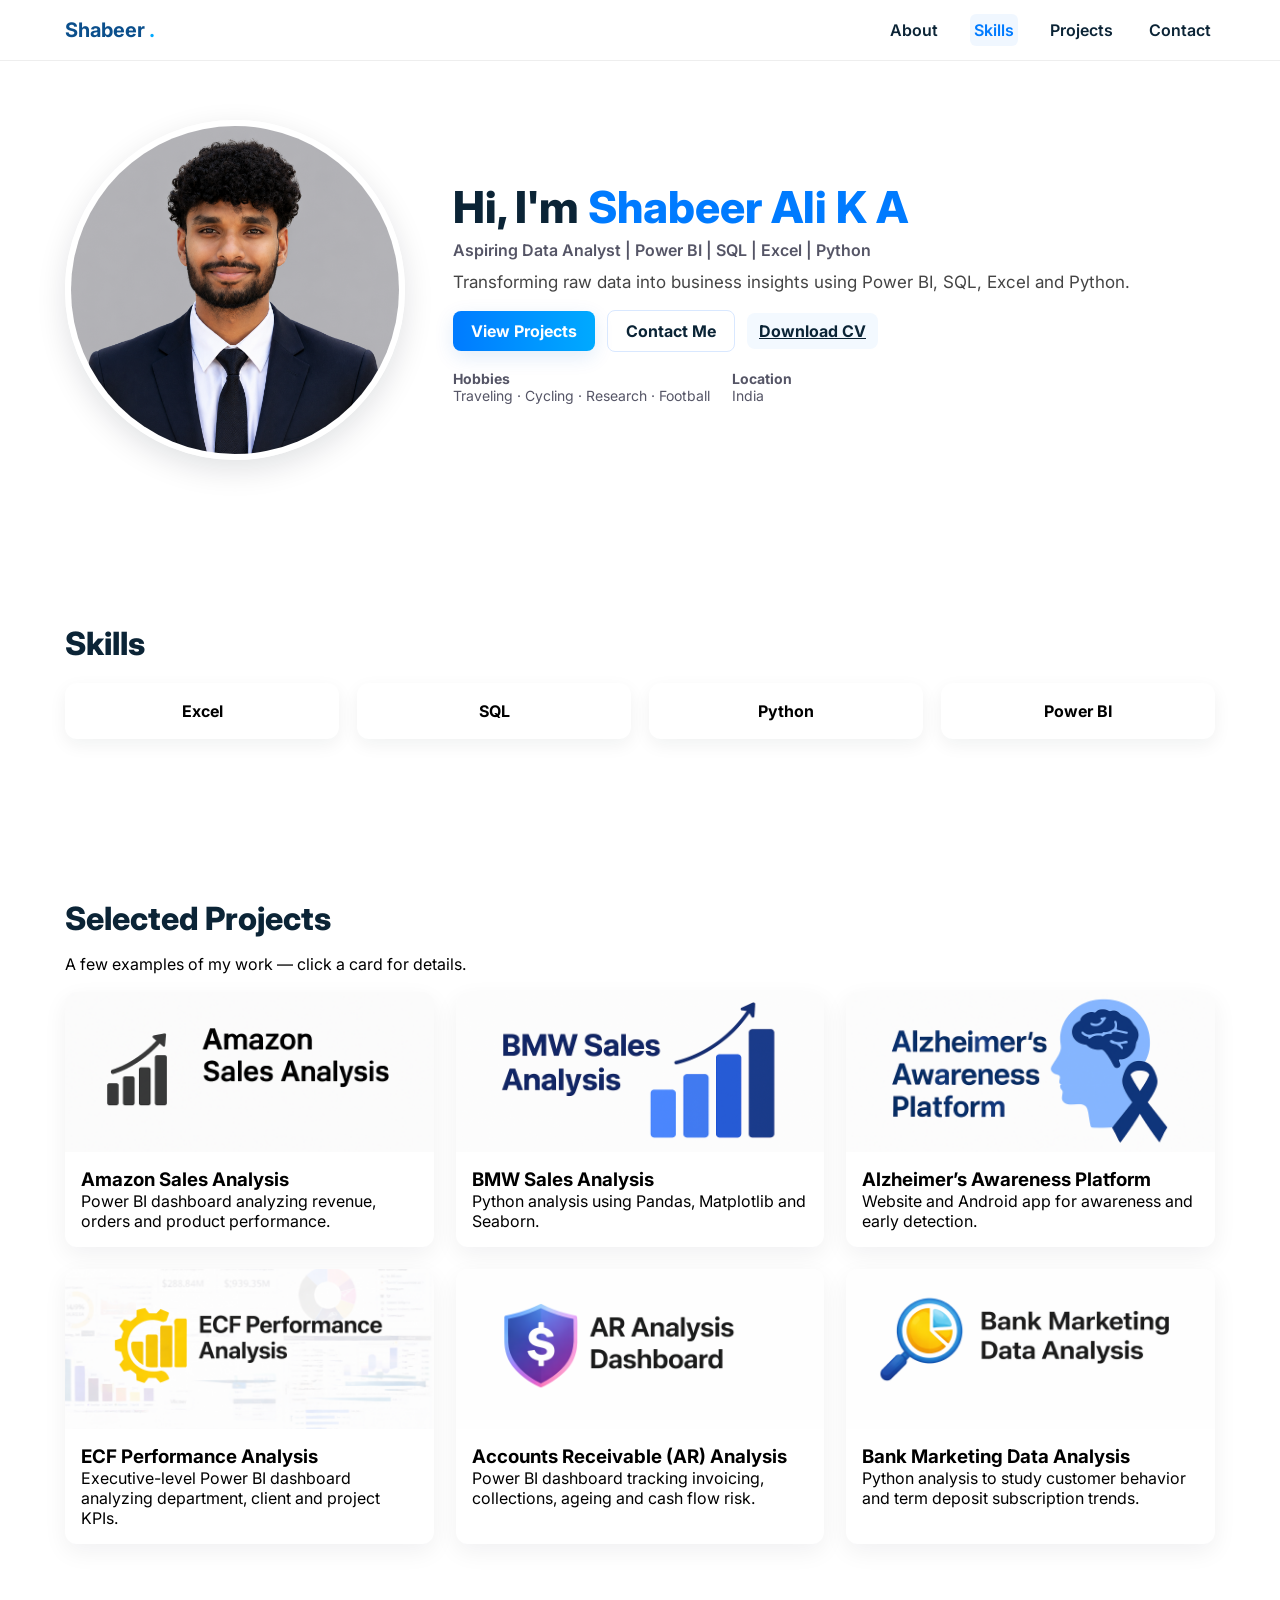
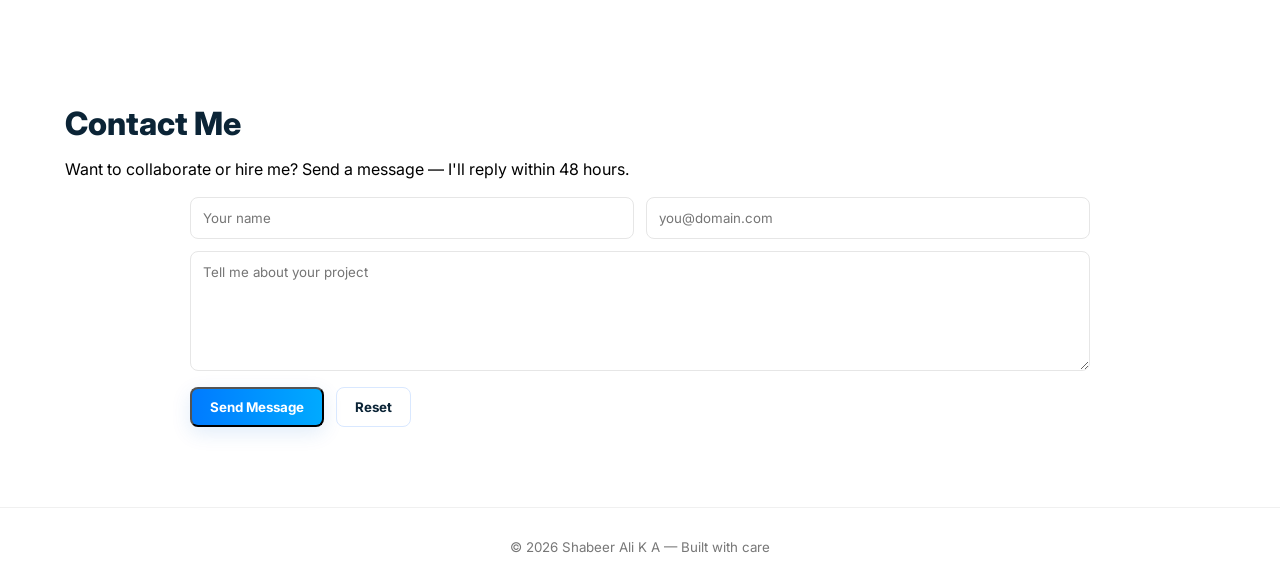
<file: index.html>
<!doctype html>
<html lang="en">
<head>
  <meta charset="utf-8" />
  <meta name="viewport" content="width=device-width, initial-scale=1" />
  <title>Shabeer Ali K A — Data Analyst</title>
  <meta name="description" content="Portfolio of Shabeer Ali K A — Data Analyst. Excel, SQL, Python, Power BI." />
  <link rel="stylesheet" href="style.css">
  <link href="https://fonts.googleapis.com/css2?family=Inter:wght@300;400;600;700;800&display=swap" rel="stylesheet">
</head>

<body>
  <!-- HEADER -->
  <header class="site-header">
    <div class="container header-inner">
      <div class="brand">Shabeer<span class="dot">.</span></div>
      <nav class="nav">
        <ul>
          <li><a href="#about">About</a></li>
          <li><a href="#skills">Skills</a></li>
          <li><a href="#projects">Projects</a></li>
          <li><a href="#contact">Contact</a></li>
        </ul>
      </nav>
    </div>
  </header>

  <main>
    <!-- ABOUT -->
    <section id="about" class="hero">
      <div class="container hero-grid">
        <div class="hero-media">
          <img src="Shabeer.jpg.png" alt="Shabeer Ali K A" class="profile-photo">
        </div>

        <div class="hero-content">
          <h1 class="hero-title">Hi, I'm <span>Shabeer Ali K A</span></h1>
          <p class="hero-sub">Aspiring Data Analyst | Power BI | SQL | Excel | Python</p>

          <p class="hero-lead">
            Transforming raw data into business insights using Power BI, SQL, Excel and Python.
          </p>

          <div class="hero-cta">
            <a class="btn primary" href="#projects">View Projects</a>
            <a class="btn outline" href="#contact">Contact Me</a>
            <a class="chip" href="assets\Shabeer_Ali_CV N.pdf" download>Download CV</a>
          </div>

          <div class="quick-info">
            <div><strong>Hobbies</strong><br>Traveling · Cycling · Research · Football</div>
            <div><strong>Location</strong><br>India</div>
          </div>
        </div>
      </div>
    </section>

    <!-- SKILLS -->
    <section id="skills" class="section reveal">
      <div class="container">
        <h2 class="section-title">Skills</h2>
        <div class="skills-grid">
          <div class="skill-box">Excel <span class="meter"><i style="width:92%"></i></span></div>
          <div class="skill-box">SQL <span class="meter"><i style="width:88%"></i></span></div>
          <div class="skill-box">Python <span class="meter"><i style="width:82%"></i></span></div>
          <div class="skill-box">Power BI <span class="meter"><i style="width:90%"></i></span></div>
        </div>
      </div>
    </section>

    <!-- PROJECTS -->
    <section id="projects" class="section reveal">
      <div class="container">
        <h2 class="section-title">Selected Projects</h2>
        <p class="muted">A few examples of my work — click a card for details.</p>

        <div class="projects-grid" id="projectsGrid">

          <!-- Project 1 -->
          <article class="project-card" data-id="1">
            <div class="project-thumb" style="background-image:url('assets/pic1.png')"></div>
            <div class="project-body">
              <h3>Amazon Sales Analysis</h3>
              <p>Power BI dashboard analyzing revenue, orders and product performance.</p>
            </div>
          </article>

          <!-- Project 2 -->
          <article class="project-card" data-id="2">
            <div class="project-thumb" style="background-image:url('assets/pic2.png')"></div>
            <div class="project-body">
              <h3>BMW Sales Analysis</h3>
              <p>Python analysis using Pandas, Matplotlib and Seaborn.</p>
            </div>
          </article>

          <!-- Project 3 -->
          <article class="project-card" data-id="3">
            <div class="project-thumb" style="background-image:url('assets/pic3.png')"></div>
            <div class="project-body">
              <h3>Alzheimer’s Awareness Platform</h3>
              <p>Website and Android app for awareness and early detection.</p>
            </div>
          </article>

          <!-- Project 4 -->
          <article class="project-card" data-id="4">
            <div class="project-thumb" style="background-image:url('assets/ecf11.png')"></div>
            <div class="project-body">
              <h3>ECF Performance Analysis</h3>
              <p>Executive-level Power BI dashboard analyzing department, client and project KPIs.</p>
            </div>
          </article>

          <!-- Project 5 -->
          <article class="project-card" data-id="5">
            <div class="project-thumb" style="background-image:url('assets/ar34.png')"></div>
            <div class="project-body">
              <h3>Accounts Receivable (AR) Analysis</h3>
              <p>Power BI dashboard tracking invoicing, collections, ageing and cash flow risk.</p>
            </div>
          </article>

          <!-- Project 6 -->
          <article class="project-card" data-id="6">
            <div class="project-thumb" style="background-image:url('assets/b56.png')"></div>
            <div class="project-body">
              <h3>Bank Marketing Data Analysis</h3>
              <p>Python analysis to study customer behavior and term deposit subscription trends.</p>
            </div>
          </article>

        </div>
      </div>
    </section>

<!-- CONTACT -->
<section id="contact" class="section contact-section reveal">
  <div class="container">
    <h2 class="section-title">Contact Me</h2>
    <p class="muted">
      Want to collaborate or hire me? Send a message — I'll reply within 48 hours.
    </p>

    <form
      class="contact-form"
      action="https://formsubmit.co/shabeerali90100@gmail.com"
      method="POST"
    >

      <input type="hidden" name="_captcha" value="false">
      <input type="hidden" name="_subject" value="New Message from Portfolio Website">
      <input type="hidden" name="_template" value="table">

      <!-- ✅ CORRECT REDIRECT -->
      <input type="hidden" name="_next" value="https://shabeer45.github.io/thankyou.html">

      <!-- Honeypot -->
      <input type="text" name="_honey" style="display:none">

      <div class="form-row">
        <input type="text" name="name" placeholder="Your name" required>
        <input type="email" name="email" placeholder="you@domain.com" required>
      </div>

      <textarea name="message" placeholder="Tell me about your project" required></textarea>

      <div class="form-actions">
        <button class="btn primary" type="submit">Send Message</button>
        <button class="btn outline" type="reset">Reset</button>
      </div>

    </form>
  </div>
</section>

  <!-- FOOTER -->
  <footer class="site-footer">
    <div class="container">
      <small>© <span id="year"></span> Shabeer Ali K A — Built with care</small>
    </div>
  </footer>

  <script src="script.js"></script>

  <!-- Project click navigation -->
  <script>
    document.querySelectorAll(".project-card").forEach(card => {
      card.addEventListener("click", () => {
        const id = card.dataset.id;
        window.location.href = `project${id}.html`;
      });
    });
  </script>

</body>
</html>
</file>
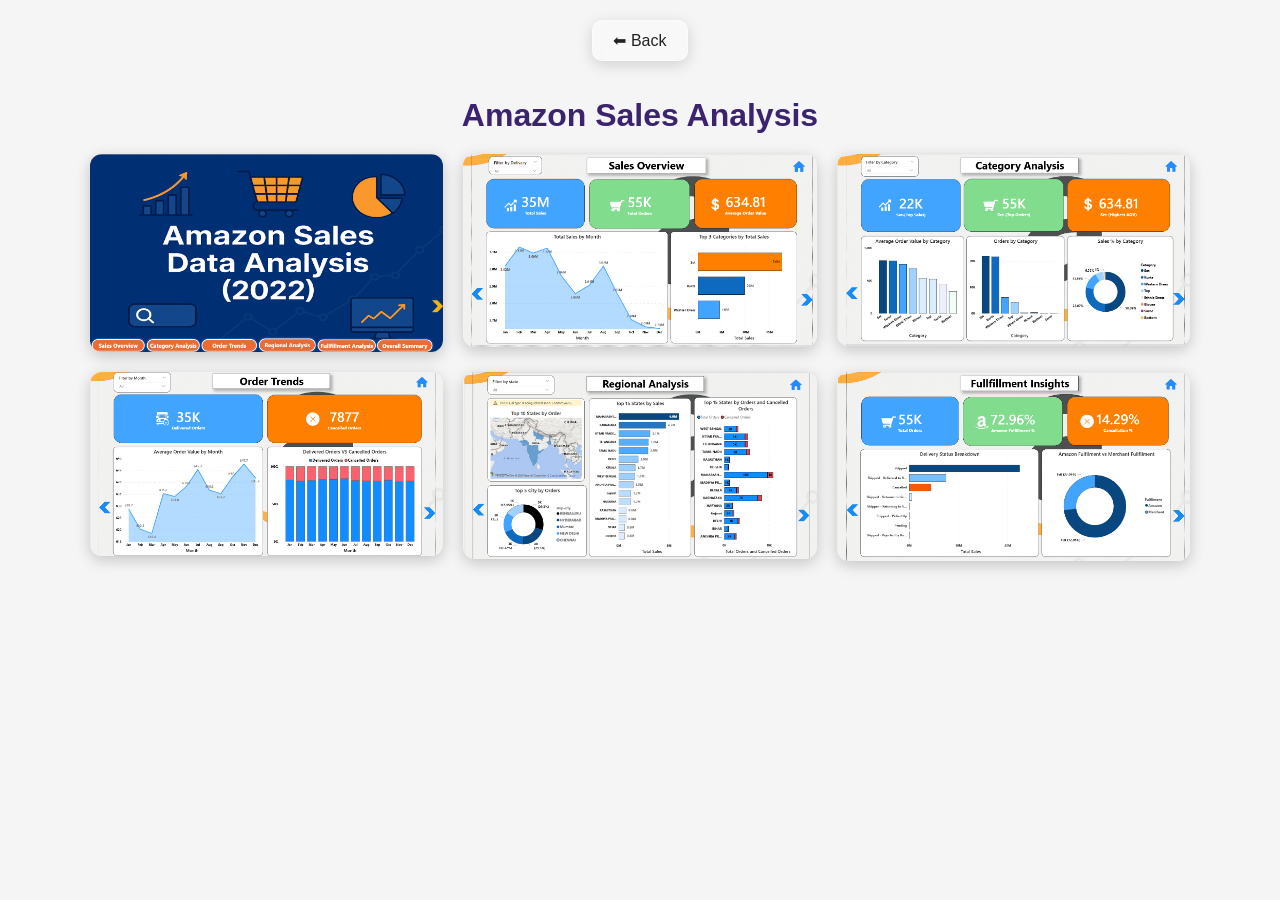
<file: project1.html>
<!DOCTYPE html>
<html lang="en">
<head>
<meta charset="UTF-8">
<title>Amazon Sales Analysis</title>

<style>
    body {
        margin: 0;
        font-family: Arial, sans-serif;
        background: #f5f5f5;
        color: #333;
        text-align: center;
    }

    .container {
        width: 90%;
        max-width: 1100px;
        margin: auto;
        padding: 20px 0;
    }

   .glass-btn {
        display: inline-block;
        padding: 10px 20px;
        font-size: 16px;
        text-decoration: none;
        color: #222;
        border-radius: 10px;
        background: rgba(255, 255, 255, 0.35);
        border: 1px solid rgba(255, 255, 255, 0.4);
        backdrop-filter: blur(10px);
        box-shadow: 0 4px 15px rgba(0,0,0,0.15);
        transition: 0.3s;
        margin-bottom: 15px;
    }

    .glass-btn:hover {
        background: rgba(255, 255, 255, 0.55);
    }

    h1 {
        font-size: 32px;
        margin-bottom: 20px;
        color: #3b2370;
    }

    .image-grid {
        display: grid;
        grid-template-columns: repeat(auto-fit, minmax(320px, 1fr));
        gap: 20px;
        margin-top: 20px;
    }

    .image-grid img {
        width: 100%;
        border-radius: 12px;
        cursor: pointer;
        box-shadow: 0 4px 15px rgba(0,0,0,0.2);
        transition: transform 0.2s;
    }

    .image-grid img:hover {
        transform: scale(1.03);
    }

    /* Lightbox Styling */
    #lightbox {
        display: none;
        position: fixed;
        top: 0;
        left: 0;
        width: 100%;
        height: 100%;
        background: rgba(0,0,0,0.85);
        justify-content: center;
        align-items: center;
        z-index: 1000;
        flex-direction: column;
    }

    #lightbox img {
        width: 85%;
        max-width: 950px;
        border-radius: 10px;
        box-shadow: 0 0 20px #000;
    }

    #caption {
        color: #fff;
        margin-top: 15px;
        font-size: 20px;
    }

    .close-btn {
        position: absolute;
        top: 40px;
        right: 40px;
        font-size: 40px;
        color: white;
        cursor: pointer;
    }

    .nav-btn {
        position: absolute;
        top: 50%;
        transform: translateY(-50%);
        font-size: 40px;
        color: white;
        cursor: pointer;
        padding: 10px;
        user-select: none;
    }

    .prev-btn { left: 40px; }
    .next-btn { right: 40px; }

</style>

</head>
<body>

<div class="container">

 
   <a href="index.html#projects" class="glass-btn">⬅ Back</a>



    <h1>Amazon Sales Analysis</h1>
    
    <div class="image-grid">
        <img src="assets/pic10.png" onclick="openLightbox(0)">
        <img src="assets/pic11.png" onclick="openLightbox(1)">
        <img src="assets/pic12.png" onclick="openLightbox(2)">
        <img src="assets/pic13.png" onclick="openLightbox(3)">
        <img src="assets/pic14.png" onclick="openLightbox(4)">
        <img src="assets/pic15.png" onclick="openLightbox(5)">
    </div>

</div>

<!-- Lightbox -->
<div id="lightbox">
    <span class="close-btn" onclick="closeLightbox()">×</span>
    <span class="nav-btn prev-btn" onclick="changeImage(-1)">⟨</span>
    <img id="lightbox-img">
    <span class="nav-btn next-btn" onclick="changeImage(1)">⟩</span>
    <div id="caption"></div>
</div>

<script>
    const images = [
        "assets/pic10.png",
        "assets/pic11.png",
        "assets/pic12.png",
        "assets/pic13.png",
        "assets/pic14.png",
        "assets/pic15.png"
    ];

    const descriptions = [
        "Landing page of the Amazon Sales Dashboard containing navigation buttons and project title.",
        "Sales Overview: Total sales, revenue patterns, and overall business performance metrics.",
        "Category Analysis: Performance comparison of product categories and contribution to overall revenue.",
        "Order Trends: Daily, monthly, and seasonal order movement visualized through trends.",
        "Regional Analysis: Sales distribution across regions and identification of top-performing areas.",
        "Fulfillment Insights: Comparison of FBA vs FBM fulfillment models and logistics performance."
    ];

    let currentIndex = 0;

    function openLightbox(index) {
        currentIndex = index;
        document.getElementById("lightbox-img").src = images[index];
        document.getElementById("caption").textContent = descriptions[index];
        document.getElementById("lightbox").style.display = "flex";
    }

    function closeLightbox() {
        document.getElementById("lightbox").style.display = "none";
    }

    function changeImage(direction) {
        currentIndex += direction;

        if (currentIndex < 0) currentIndex = images.length - 1;
        if (currentIndex >= images.length) currentIndex = 0;

        document.getElementById("lightbox-img").src = images[currentIndex];
        document.getElementById("caption").textContent = descriptions[currentIndex];
    }
</script>

</body>
</html>
</file>
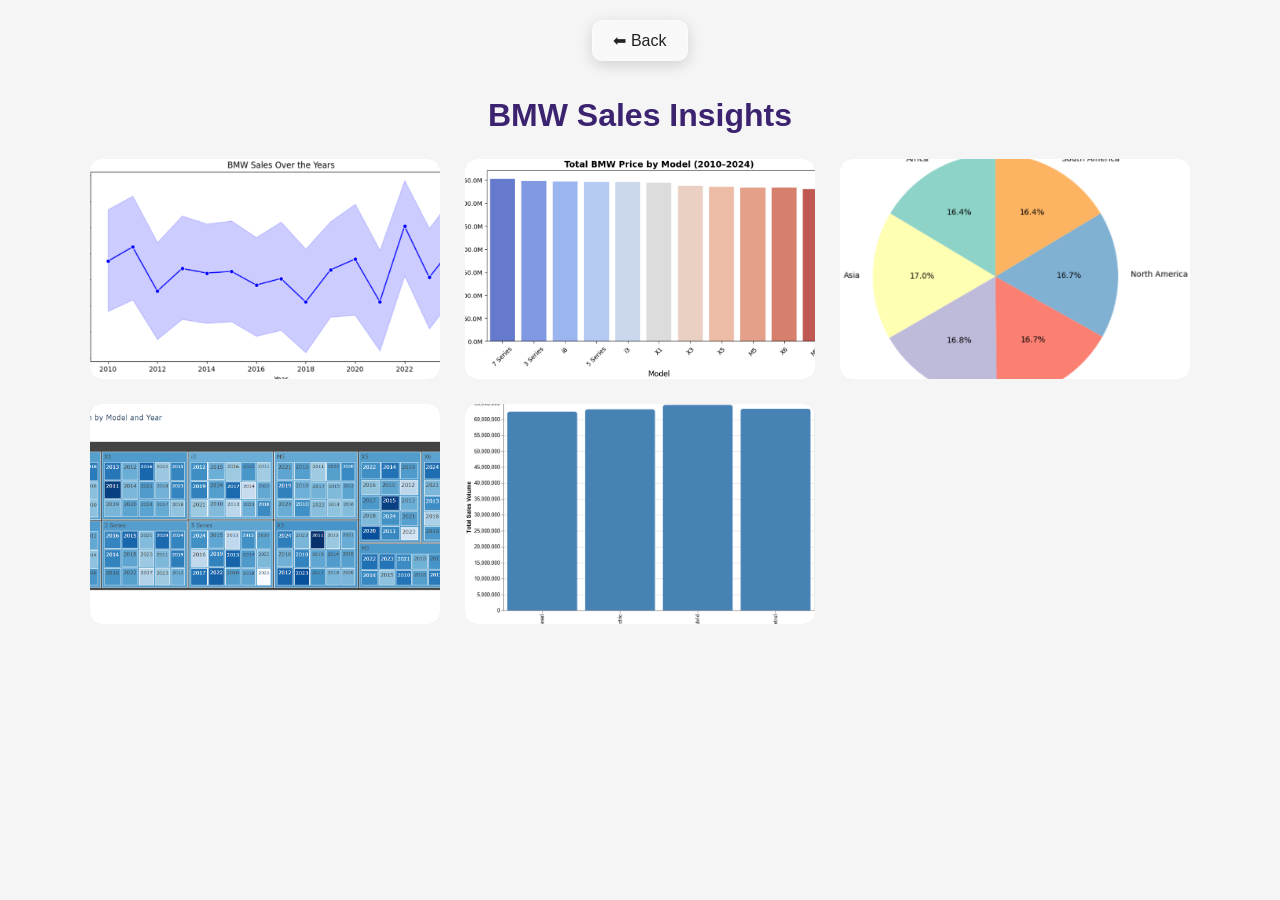
<file: project2.html>
<!DOCTYPE html>
<html lang="en">
<head>
<meta charset="UTF-8">
<title>BMW Sales Insights</title>
<style>
body {
    margin: 0;
    font-family: Arial, sans-serif;
    background: #f5f5f5;
    color: #333;
    text-align: center;
}

.container {
    width: 90%;
    max-width: 1100px;
    margin: auto;
    padding: 20px 0;
}

.glass-btn {
    display: inline-block;
    padding: 10px 20px;
    font-size: 16px;
    text-decoration: none;
    color: #222;
    border-radius: 10px;
    background: rgba(255,255,255,0.35);
    border: 1px solid rgba(255,255,255,0.4);
    backdrop-filter: blur(10px);
    box-shadow: 0 4px 15px rgba(0,0,0,0.15);
    transition: 0.3s;
    margin-bottom: 15px;
}

.glass-btn:hover {
    background: rgba(255,255,255,0.55);
}

h1 {
    font-size: 32px;
    margin-bottom: 25px;
    color: #3b2370;
}

/* GRID */
.image-grid {
    display: grid;
    grid-template-columns: repeat(auto-fit, minmax(320px, 1fr));
    gap: 25px;
}

/* IMAGE CARD */
.img-box {
    position: relative;
    overflow: hidden;
    border-radius: 12px;
}

.img-box img {
    width: 100%;
    height: 220px;
    object-fit: cover;
    display: block;
    border-radius: 12px;
    box-shadow: 0 4px 15px rgba(0,0,0,0.2);
}

/* HOVER OVERLAY */
.overlay {
    position: absolute;
    inset: 0;
    background: rgba(0,0,0,0.55);
    display: flex;
    justify-content: center;
    align-items: center;
    opacity: 0;
    transition: 0.3s ease;
}

.img-box:hover .overlay {
    opacity: 1;
}

/* VIEW FULL IMAGE BUTTON */
.view-btn {
    padding: 10px 18px;
    font-size: 15px;
    border-radius: 10px;
    border: none;
    background: rgba(255,255,255,0.9);
    color: #222;
    cursor: pointer;
    font-weight: 600;
    transition: 0.3s;
}

.view-btn:hover {
    background: white;
}

/* LIGHTBOX */
#lightbox {
    display: none;
    position: fixed;
    inset: 0;
    background: rgba(0,0,0,0.9);
    z-index: 1000;
    justify-content: center;
    align-items: center;
    flex-direction: column;
}

#lightbox img {
    max-width: 92vw;
    max-height: 85vh;
    object-fit: contain;
    border-radius: 10px;
}

#caption {
    color: #fff;
    margin-top: 15px;
    font-size: 18px;
    max-width: 80%;
}

.close-btn {
    position: absolute;
    top: 30px;
    right: 40px;
    font-size: 40px;
    color: white;
    cursor: pointer;
}

.nav-btn {
    position: absolute;
    top: 50%;
    transform: translateY(-50%);
    font-size: 45px;
    color: white;
    cursor: pointer;
    user-select: none;
}

.prev-btn { left: 40px; }
.next-btn { right: 40px; }
</style>
</head>

<body>

<div class="container">
    <a href="index.html#projects" class="glass-btn">⬅ Back</a>
    <h1>BMW Sales Insights</h1>

    <div class="image-grid">

        <div class="img-box">
            <img src="assets/bmw1.png">
            <div class="overlay">
                <button class="view-btn" onclick="openLightbox(0)">View Full Image</button>
            </div>
        </div>

        <div class="img-box">
            <img src="assets/bmw2.png">
            <div class="overlay">
                <button class="view-btn" onclick="openLightbox(1)">View Full Image</button>
            </div>
        </div>

        <div class="img-box">
            <img src="assets/bmw3.png">
            <div class="overlay">
                <button class="view-btn" onclick="openLightbox(2)">View Full Image</button>
            </div>
        </div>

        <div class="img-box">
            <img src="assets/bmw4.png">
            <div class="overlay">
                <button class="view-btn" onclick="openLightbox(3)">View Full Image</button>
            </div>
        </div>

        <div class="img-box">
            <img src="assets/bmw5.png">
            <div class="overlay">
                <button class="view-btn" onclick="openLightbox(4)">View Full Image</button>
            </div>
        </div>

    </div>
</div>


<!-- LIGHTBOX -->
<div id="lightbox">
    <span class="close-btn" onclick="closeLightbox()">×</span>
    <span class="nav-btn prev-btn" onclick="changeImage(-1)">⟨</span>
    <img id="lightbox-img">
    <span class="nav-btn next-btn" onclick="changeImage(1)">⟩</span>
    <div id="caption"></div>
</div>


<script>
    

    const images = [
        "assets/bmw1.png",
        "assets/bmw2.png",
        "assets/bmw3.png",
        "assets/bmw4.png",
        "assets/bmw5.png"
    ];

    const descriptions = [
        "Average BMW Price Trend (2010–2024): Prices remained stable with small dips around 2015 and 2018, indicating BMW’s consistent pricing strategy over the years.",
        "Total Price Comparison by Model: The 7 Series and 3 Series show the highest overall prices, reflecting their strong market demand across BMW’s lineup.",
        "Regional Market Share: Asia leads with 17% of sales, followed closely by Europe and North America at 16.7%, showing BMW’s balanced global presence.",
        "BMW Sales Distribution by Model and Year: Models like the 7 Series, X5, and 3 Series consistently performed well across multiple years.",
        "Sales Distribution by Fuel Type: Diesel, Electric, Hybrid, and Petrol all show nearly equal distribution, proving BMW’s successful diversification."
];

    let currentIndex = 0;

function openLightbox(index) {
    currentIndex = index;
    document.getElementById("lightbox-img").src = images[index];
    document.getElementById("caption").innerText = descriptions[index];
    document.getElementById("lightbox").style.display = "flex";
}

function closeLightbox() {
    document.getElementById("lightbox").style.display = "none";
}

function changeImage(step) {
    currentIndex = (currentIndex + step + images.length) % images.length;
    document.getElementById("lightbox-img").src = images[currentIndex];
    document.getElementById("caption").innerText = descriptions[currentIndex];
}
</script>

</body>
</html>
</file>
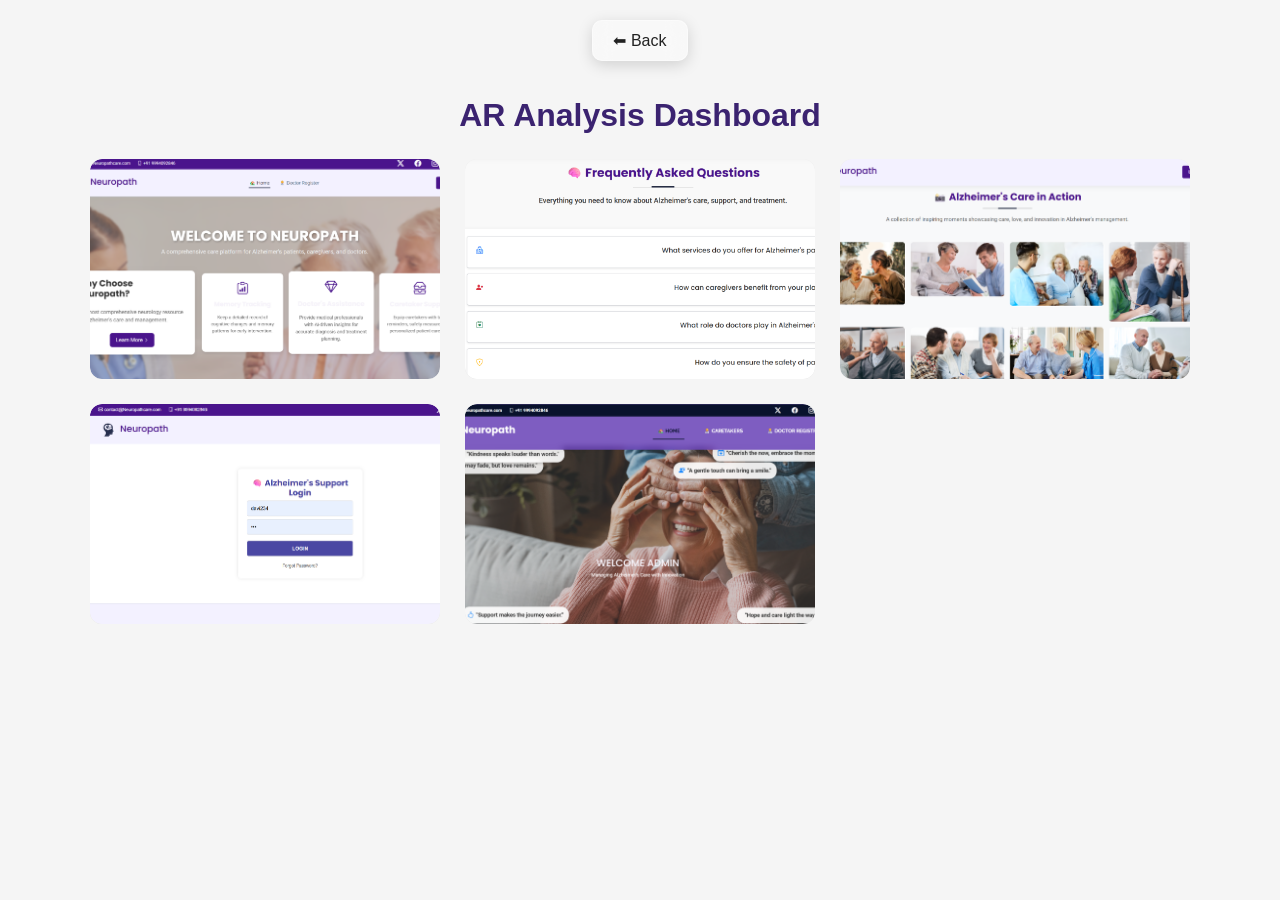
<file: project3.html>
<!DOCTYPE html>
<html lang="en">
<head>
<meta charset="UTF-8">
<title>Alzheimers Awareness Platform</title>

<style>
body {
    margin: 0;
    font-family: Arial, sans-serif;
    background: #f5f5f5;
    color: #333;
    text-align: center;
}

.container {
    width: 90%;
    max-width: 1100px;
    margin: auto;
    padding: 20px 0;
}

.glass-btn {
    display: inline-block;
    padding: 10px 20px;
    font-size: 16px;
    text-decoration: none;
    color: #222;
    border-radius: 10px;
    background: rgba(255,255,255,0.35);
    border: 1px solid rgba(255,255,255,0.4);
    backdrop-filter: blur(10px);
    box-shadow: 0 4px 15px rgba(0,0,0,0.15);
    transition: 0.3s;
    margin-bottom: 15px;
}

.glass-btn:hover {
    background: rgba(255,255,255,0.55);
}

h1 {
    font-size: 32px;
    margin-bottom: 25px;
    color: #3b2370;
}

/* GRID */
.image-grid {
    display: grid;
    grid-template-columns: repeat(auto-fit, minmax(320px, 1fr));
    gap: 25px;
}

/* IMAGE CARD */
.img-box {
    position: relative;
    overflow: hidden;
    border-radius: 12px;
}

.img-box img {
    width: 100%;
    height: 220px;
    object-fit: cover;
    display: block;
    border-radius: 12px;
    box-shadow: 0 4px 15px rgba(0,0,0,0.2);
}

/* HOVER OVERLAY */
.overlay {
    position: absolute;
    inset: 0;
    background: rgba(0,0,0,0.55);
    display: flex;
    justify-content: center;
    align-items: center;
    opacity: 0;
    transition: 0.3s ease;
}

.img-box:hover .overlay {
    opacity: 1;
}

/* VIEW FULL IMAGE BUTTON */
.view-btn {
    padding: 10px 18px;
    font-size: 15px;
    border-radius: 10px;
    border: none;
    background: rgba(255,255,255,0.9);
    color: #222;
    cursor: pointer;
    font-weight: 600;
    transition: 0.3s;
}

.view-btn:hover {
    background: white;
}

/* LIGHTBOX */
#lightbox {
    display: none;
    position: fixed;
    inset: 0;
    background: rgba(0,0,0,0.9);
    z-index: 1000;
    justify-content: center;
    align-items: center;
    flex-direction: column;
}

#lightbox img {
    max-width: 92vw;
    max-height: 85vh;
    object-fit: contain;
    border-radius: 10px;
}

#caption {
    color: #fff;
    margin-top: 15px;
    font-size: 18px;
    max-width: 80%;
}

.close-btn {
    position: absolute;
    top: 30px;
    right: 40px;
    font-size: 40px;
    color: white;
    cursor: pointer;
}

.nav-btn {
    position: absolute;
    top: 50%;
    transform: translateY(-50%);
    font-size: 45px;
    color: white;
    cursor: pointer;
    user-select: none;
}

.prev-btn { left: 40px; }
.next-btn { right: 40px; }
</style>
</head>

<body>

<div class="container">
    <a href="index.html#projects" class="glass-btn">⬅ Back</a>
    <h1>AR Analysis Dashboard</h1>

    <div class="image-grid">

        <div class="img-box">
            <img src="assets/pic4.png">
            <div class="overlay">
                <button class="view-btn" onclick="openLightbox(0)">View Full Image</button>
            </div>
        </div>

        <div class="img-box">
            <img src="assets/pic5.png">
            <div class="overlay">
                <button class="view-btn" onclick="openLightbox(1)">View Full Image</button>
            </div>
        </div>

        <div class="img-box">
            <img src="assets/pic6.png">
            <div class="overlay">
                <button class="view-btn" onclick="openLightbox(2)">View Full Image</button>
            </div>
        </div>

        <div class="img-box">
            <img src="assets/pic7.png">
            <div class="overlay">
                <button class="view-btn" onclick="openLightbox(3)">View Full Image</button>
            </div>
        </div>

        <div class="img-box">
            <img src="assets/pic9.png">
            <div class="overlay">
                <button class="view-btn" onclick="openLightbox(4)">View Full Image</button>
            </div>
        </div>


    </div>
</div>

<!-- LIGHTBOX -->
<div id="lightbox">
    <span class="close-btn" onclick="closeLightbox()">×</span>
    <span class="nav-btn prev-btn" onclick="changeImage(-1)">⟨</span>
    <img id="lightbox-img">
    <span class="nav-btn next-btn" onclick="changeImage(1)">⟩</span>
    <div id="caption"></div>
</div>

<script>
    const images = [
        "assets/pic4.png",
        "assets/pic5.png",
        "assets/pic6.png",
        "assets/pic7.png",
        "assets/pic8.png",
        "assets/pic9.png"
    ];

    let currentIndex = 0;

    function openLightbox(index) {
        currentIndex = index;
        document.getElementById("lightbox-img").src = images[index];
        document.getElementById("lightbox").style.display = "flex";
    }

    function closeLightbox() {
        document.getElementById("lightbox").style.display = "none";
    }

    function changeImage(direction) {
        currentIndex += direction;

        if (currentIndex < 0) currentIndex = images.length - 1;
        if (currentIndex >= images.length) currentIndex = 0;

        document.getElementById("lightbox-img").src = images[currentIndex];
    }
</script>

</body>
</html>
</file>
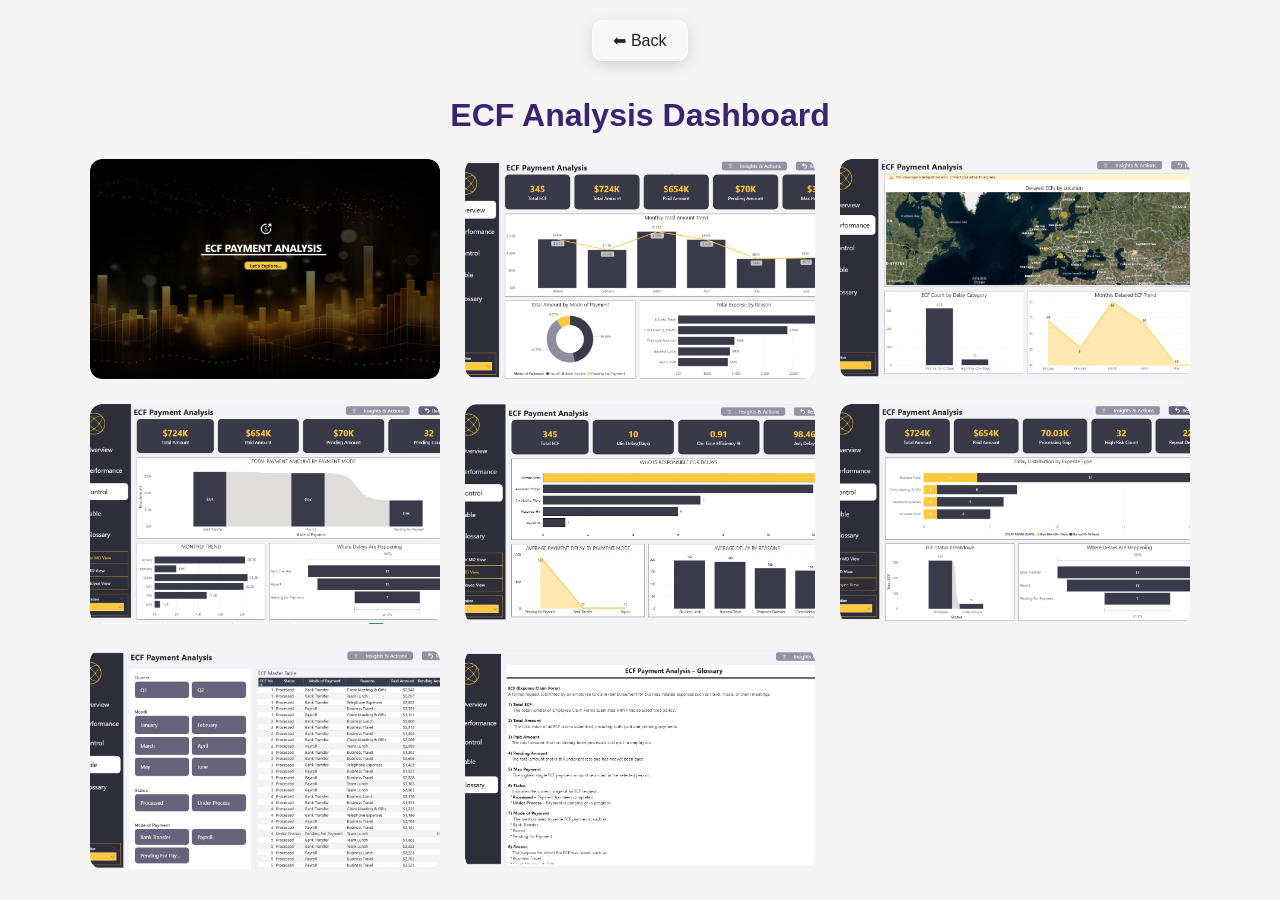
<file: project4.html>
<!DOCTYPE html>
<html lang="en">
<head>
<meta charset="UTF-8">
<title>ECF Analysis Dashboard</title>

<style>
body {
    margin: 0;
    font-family: Arial, sans-serif;
    background: #f5f5f5;
    color: #333;
    text-align: center;
}

.container {
    width: 90%;
    max-width: 1100px;
    margin: auto;
    padding: 20px 0;
}

.glass-btn {
    display: inline-block;
    padding: 10px 20px;
    font-size: 16px;
    text-decoration: none;
    color: #222;
    border-radius: 10px;
    background: rgba(255,255,255,0.35);
    border: 1px solid rgba(255,255,255,0.4);
    backdrop-filter: blur(10px);
    box-shadow: 0 4px 15px rgba(0,0,0,0.15);
    transition: 0.3s;
    margin-bottom: 15px;
}

.glass-btn:hover {
    background: rgba(255,255,255,0.55);
}

h1 {
    font-size: 32px;
    margin-bottom: 25px;
    color: #3b2370;
}

/* GRID */
.image-grid {
    display: grid;
    grid-template-columns: repeat(auto-fit, minmax(320px, 1fr));
    gap: 25px;
}

/* IMAGE CARD */
.img-box {
    position: relative;
    overflow: hidden;
    border-radius: 12px;
}

.img-box img {
    width: 100%;
    height: 220px;
    object-fit: cover;
    display: block;
    border-radius: 12px;
    box-shadow: 0 4px 15px rgba(0,0,0,0.2);
}

/* HOVER OVERLAY */
.overlay {
    position: absolute;
    inset: 0;
    background: rgba(0,0,0,0.55);
    display: flex;
    justify-content: center;
    align-items: center;
    opacity: 0;
    transition: 0.3s ease;
}

.img-box:hover .overlay {
    opacity: 1;
}

/* VIEW FULL IMAGE BUTTON */
.view-btn {
    padding: 10px 18px;
    font-size: 15px;
    border-radius: 10px;
    border: none;
    background: rgba(255,255,255,0.9);
    color: #222;
    cursor: pointer;
    font-weight: 600;
    transition: 0.3s;
}

.view-btn:hover {
    background: white;
}

/* LIGHTBOX */
#lightbox {
    display: none;
    position: fixed;
    inset: 0;
    background: rgba(0,0,0,0.9);
    z-index: 1000;
    justify-content: center;
    align-items: center;
    flex-direction: column;
}

#lightbox img {
    max-width: 92vw;
    max-height: 85vh;
    object-fit: contain;
    border-radius: 10px;
}

#caption {
    color: #fff;
    margin-top: 15px;
    font-size: 18px;
    max-width: 80%;
}

.close-btn {
    position: absolute;
    top: 30px;
    right: 40px;
    font-size: 40px;
    color: white;
    cursor: pointer;
}

.nav-btn {
    position: absolute;
    top: 50%;
    transform: translateY(-50%);
    font-size: 45px;
    color: white;
    cursor: pointer;
    user-select: none;
}

.prev-btn { left: 40px; }
.next-btn { right: 40px; }
</style>
</head>

<body>

<div class="container">
    <a href="index.html#projects" class="glass-btn">⬅ Back</a>
    <h1>ECF Analysis Dashboard</h1>

    <div class="image-grid">

        <div class="img-box">
            <img src="assets/ecf1.png">
            <div class="overlay">
                <button class="view-btn" onclick="openLightbox(0)">View Full Image</button>
            </div>
        </div>

        <div class="img-box">
            <img src="assets/ecf2.png">
            <div class="overlay">
                <button class="view-btn" onclick="openLightbox(1)">View Full Image</button>
            </div>
        </div>

        <div class="img-box">
            <img src="assets/ecf3.png">
            <div class="overlay">
                <button class="view-btn" onclick="openLightbox(2)">View Full Image</button>
            </div>
        </div>

        <div class="img-box">
            <img src="assets/ecf4.png">
            <div class="overlay">
                <button class="view-btn" onclick="openLightbox(3)">View Full Image</button>
            </div>
        </div>

        <div class="img-box">
            <img src="assets/ecf5.png">
            <div class="overlay">
                <button class="view-btn" onclick="openLightbox(4)">View Full Image</button>
            </div>
        </div>

        <div class="img-box">
            <img src="assets/ecf6.png">
            <div class="overlay">
                <button class="view-btn" onclick="openLightbox(5)">View Full Image</button>
            </div>
        </div>

         <div class="img-box">
            <img src="assets/ecf7.png">
            <div class="overlay">
                <button class="view-btn" onclick="openLightbox(5)">View Full Image</button>
            </div>
        </div>

         <div class="img-box">
            <img src="assets/ecf8.png">
            <div class="overlay">
                <button class="view-btn" onclick="openLightbox(5)">View Full Image</button>
            </div>
        </div>



    </div>
</div>

<!-- LIGHTBOX -->
<div id="lightbox">
    <span class="close-btn" onclick="closeLightbox()">×</span>
    <span class="nav-btn prev-btn" onclick="changeImage(-1)">⟨</span>
    <img id="lightbox-img">
    <span class="nav-btn next-btn" onclick="changeImage(1)">⟩</span>
    <div id="caption"></div>
</div>

<script>
const images = [
    "assets/ecf1.png",
    "assets/ecf2.png",
    "assets/ecf3.png",
    "assets/ecf4.png",
    "assets/ecf5.png",
    "assets/ecf6.png",
    "assets/ecf7.png",
    "assets/ecf8.png",
    
];

const descriptions = [
  "Home page of the ECF Payment Analysis dashboard providing overall navigation and context for payment tracking and financial monitoring.",

  "Overview dashboard summarizing key ECF metrics such as total ECF count, total amount, paid amount, pending amount, and monthly payment trends.",

  "Performance analysis highlighting delayed ECFs by location, risk category, and monthly delay trends to identify high-risk payment areas.",

  "Senior MD view presenting a strategic-level summary including high-risk ECF exposure, overall payment health, trends, and executive decision insights.",

  "MD performance view focusing on department-wise payment performance, collection efficiency, pending exposure, and responsibility-wise outcomes.",

  "Employee performance view analyzing individual-level ECF handling, payment delays, productivity, and operational efficiency metrics.",

  "Detailed tabular view displaying ECF-level transactional data including amounts, status, delays, locations, and drill-down analysis.",

  "Glossary section explaining key ECF terms, KPIs, risk categories, metrics definitions, and calculation logic used across the dashboard."
];

let currentIndex = 0;

function openLightbox(index) {
    currentIndex = index;
    document.getElementById("lightbox-img").src = images[index];
    document.getElementById("caption").textContent = descriptions[index];
    document.getElementById("lightbox").style.display = "flex";
}

function closeLightbox() {
    document.getElementById("lightbox").style.display = "none";
}

function changeImage(direction) {
    currentIndex = (currentIndex + direction + images.length) % images.length;
    document.getElementById("lightbox-img").src = images[currentIndex];
    document.getElementById("caption").textContent = descriptions[currentIndex];
}
</script>

</body>
</html>
</file>
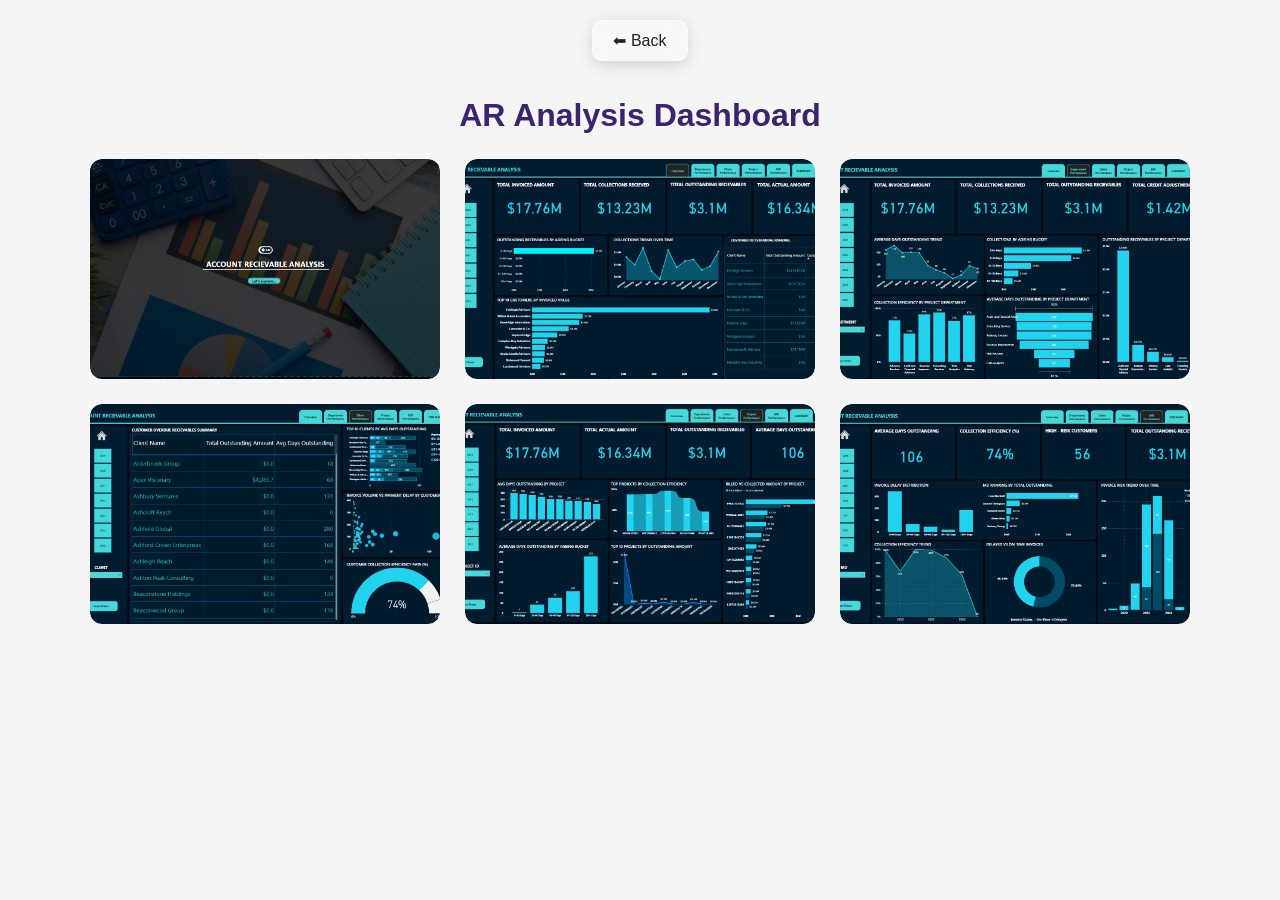
<file: project5.html>
<!DOCTYPE html>
<html lang="en">
<head>
<meta charset="UTF-8">
<title>AR Analysis Dashboard</title>

<style>
body {
    margin: 0;
    font-family: Arial, sans-serif;
    background: #f5f5f5;
    color: #333;
    text-align: center;
}

.container {
    width: 90%;
    max-width: 1100px;
    margin: auto;
    padding: 20px 0;
}

.glass-btn {
    display: inline-block;
    padding: 10px 20px;
    font-size: 16px;
    text-decoration: none;
    color: #222;
    border-radius: 10px;
    background: rgba(255,255,255,0.35);
    border: 1px solid rgba(255,255,255,0.4);
    backdrop-filter: blur(10px);
    box-shadow: 0 4px 15px rgba(0,0,0,0.15);
    transition: 0.3s;
    margin-bottom: 15px;
}

.glass-btn:hover {
    background: rgba(255,255,255,0.55);
}

h1 {
    font-size: 32px;
    margin-bottom: 25px;
    color: #3b2370;
}

/* GRID */
.image-grid {
    display: grid;
    grid-template-columns: repeat(auto-fit, minmax(320px, 1fr));
    gap: 25px;
}

/* IMAGE CARD */
.img-box {
    position: relative;
    overflow: hidden;
    border-radius: 12px;
}

.img-box img {
    width: 100%;
    height: 220px;
    object-fit: cover;
    display: block;
    border-radius: 12px;
    box-shadow: 0 4px 15px rgba(0,0,0,0.2);
}

/* HOVER OVERLAY */
.overlay {
    position: absolute;
    inset: 0;
    background: rgba(0,0,0,0.55);
    display: flex;
    justify-content: center;
    align-items: center;
    opacity: 0;
    transition: 0.3s ease;
}

.img-box:hover .overlay {
    opacity: 1;
}

/* VIEW FULL IMAGE BUTTON */
.view-btn {
    padding: 10px 18px;
    font-size: 15px;
    border-radius: 10px;
    border: none;
    background: rgba(255,255,255,0.9);
    color: #222;
    cursor: pointer;
    font-weight: 600;
    transition: 0.3s;
}

.view-btn:hover {
    background: white;
}

/* LIGHTBOX */
#lightbox {
    display: none;
    position: fixed;
    inset: 0;
    background: rgba(0,0,0,0.9);
    z-index: 1000;
    justify-content: center;
    align-items: center;
    flex-direction: column;
}

#lightbox img {
    max-width: 92vw;
    max-height: 85vh;
    object-fit: contain;
    border-radius: 10px;
}

#caption {
    color: #fff;
    margin-top: 15px;
    font-size: 18px;
    max-width: 80%;
}

.close-btn {
    position: absolute;
    top: 30px;
    right: 40px;
    font-size: 40px;
    color: white;
    cursor: pointer;
}

.nav-btn {
    position: absolute;
    top: 50%;
    transform: translateY(-50%);
    font-size: 45px;
    color: white;
    cursor: pointer;
    user-select: none;
}

.prev-btn { left: 40px; }
.next-btn { right: 40px; }
</style>
</head>

<body>

<div class="container">
    <a href="index.html#projects" class="glass-btn">⬅ Back</a>
    <h1>AR Analysis Dashboard</h1>

    <div class="image-grid">

        <div class="img-box">
            <img src="assets/ar1.png">
            <div class="overlay">
                <button class="view-btn" onclick="openLightbox(0)">View Full Image</button>
            </div>
        </div>

        <div class="img-box">
            <img src="assets/ar2.png">
            <div class="overlay">
                <button class="view-btn" onclick="openLightbox(1)">View Full Image</button>
            </div>
        </div>

        <div class="img-box">
            <img src="assets/ar3.png">
            <div class="overlay">
                <button class="view-btn" onclick="openLightbox(2)">View Full Image</button>
            </div>
        </div>

        <div class="img-box">
            <img src="assets/ar4.png">
            <div class="overlay">
                <button class="view-btn" onclick="openLightbox(3)">View Full Image</button>
            </div>
        </div>

        <div class="img-box">
            <img src="assets/ar5.png">
            <div class="overlay">
                <button class="view-btn" onclick="openLightbox(4)">View Full Image</button>
            </div>
        </div>

        <div class="img-box">
            <img src="assets/ar6.png">
            <div class="overlay">
                <button class="view-btn" onclick="openLightbox(5)">View Full Image</button>
            </div>
        </div>

    </div>
</div>

<!-- LIGHTBOX -->
<div id="lightbox">
    <span class="close-btn" onclick="closeLightbox()">×</span>
    <span class="nav-btn prev-btn" onclick="changeImage(-1)">⟨</span>
    <img id="lightbox-img">
    <span class="nav-btn next-btn" onclick="changeImage(1)">⟩</span>
    <div id="caption"></div>
</div>

<script>
const images = [
    "assets/ar1.png",
    "assets/ar2.png",
    "assets/ar3.png",
    "assets/ar4.png",
    "assets/ar5.png",
    "assets/ar6.png"
];

const descriptions = [
  "Home page of the Accounts Receivable dashboard providing navigation and context.",
  "Executive overview showing invoicing, collections, and outstanding receivables.",
  "Department-wise collection efficiency and ageing analysis.",
  "Client-wise overdue analysis highlighting payment risks.",
  "Project-wise billed vs collected comparison.",
  "MD performance view focusing on risk exposure and efficiency trends."
];

let currentIndex = 0;

function openLightbox(index) {
    currentIndex = index;
    document.getElementById("lightbox-img").src = images[index];
    document.getElementById("caption").innerText = descriptions[index];
    document.getElementById("lightbox").style.display = "flex";
}

function closeLightbox() {
    document.getElementById("lightbox").style.display = "none";
}

function changeImage(step) {
    currentIndex = (currentIndex + step + images.length) % images.length;
    document.getElementById("lightbox-img").src = images[currentIndex];
    document.getElementById("caption").innerText = descriptions[currentIndex];
}
</script>

</body>
</html>
</file>
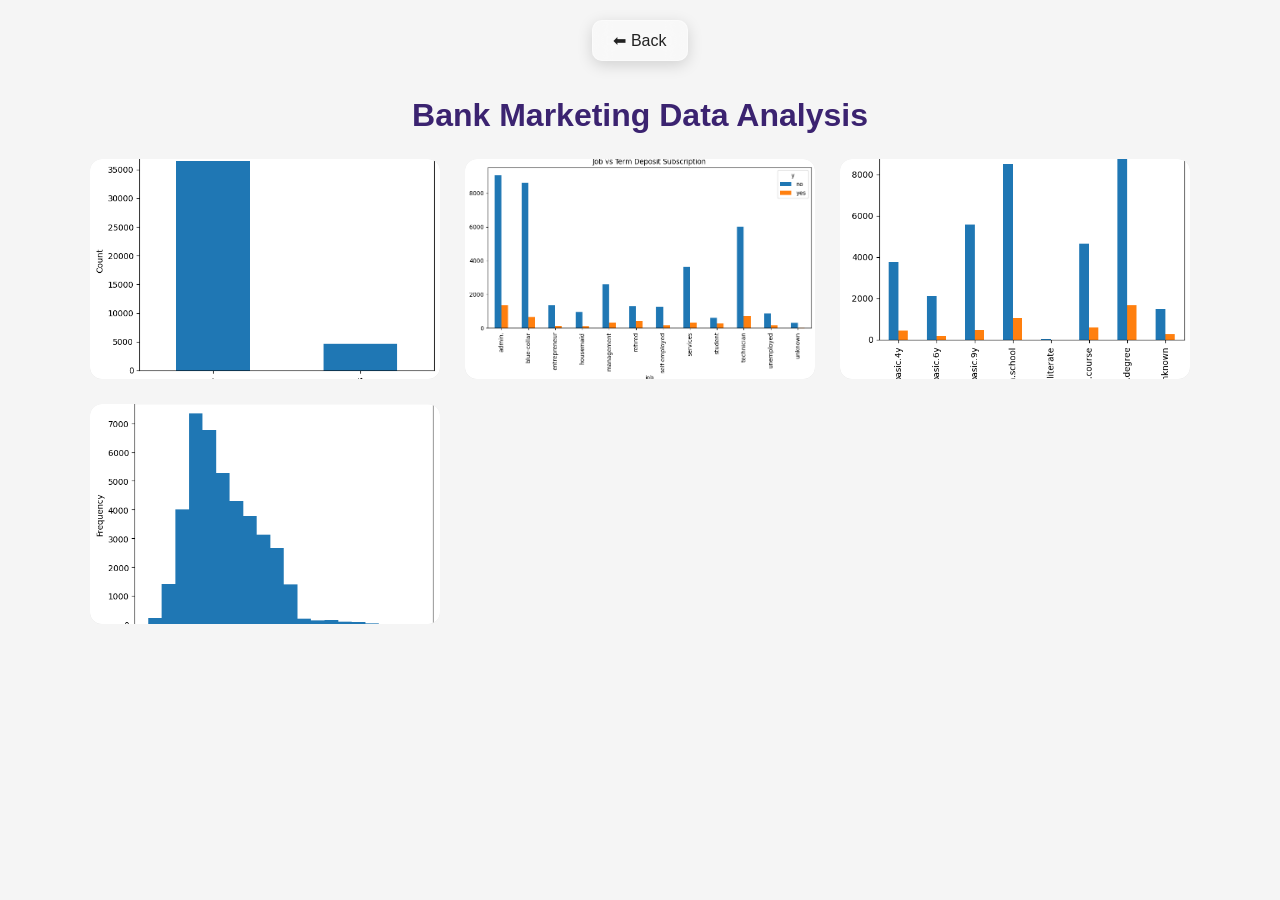
<file: project6.html>
<!DOCTYPE html>
<html lang="en">
<head>
<meta charset="UTF-8">
<title>Bank Marketing Data Analysis</title>

<style>
body {
    margin: 0;
    font-family: Arial, sans-serif;
    background: #f5f5f5;
    color: #333;
    text-align: center;
}

.container {
    width: 90%;
    max-width: 1100px;
    margin: auto;
    padding: 20px 0;
}

.glass-btn {
    display: inline-block;
    padding: 10px 20px;
    font-size: 16px;
    text-decoration: none;
    color: #222;
    border-radius: 10px;
    background: rgba(255,255,255,0.35);
    border: 1px solid rgba(255,255,255,0.4);
    backdrop-filter: blur(10px);
    box-shadow: 0 4px 15px rgba(0,0,0,0.15);
    transition: 0.3s;
    margin-bottom: 15px;
}

.glass-btn:hover {
    background: rgba(255,255,255,0.55);
}

h1 {
    font-size: 32px;
    margin-bottom: 25px;
    color: #3b2370;
}

/* GRID */
.image-grid {
    display: grid;
    grid-template-columns: repeat(auto-fit, minmax(320px, 1fr));
    gap: 25px;
}

/* IMAGE CARD */
.img-box {
    position: relative;
    overflow: hidden;
    border-radius: 12px;
}

.img-box img {
    width: 100%;
    height: 220px;
    object-fit: cover;
    display: block;
    border-radius: 12px;
    box-shadow: 0 4px 15px rgba(0,0,0,0.2);
}

/* HOVER OVERLAY */
.overlay {
    position: absolute;
    inset: 0;
    background: rgba(0,0,0,0.55);
    display: flex;
    justify-content: center;
    align-items: center;
    opacity: 0;
    transition: 0.3s ease;
}

.img-box:hover .overlay {
    opacity: 1;
}

/* VIEW FULL IMAGE BUTTON */
.view-btn {
    padding: 10px 18px;
    font-size: 15px;
    border-radius: 10px;
    border: none;
    background: rgba(255,255,255,0.9);
    color: #222;
    cursor: pointer;
    font-weight: 600;
    transition: 0.3s;
}

.view-btn:hover {
    background: white;
}

/* LIGHTBOX */
#lightbox {
    display: none;
    position: fixed;
    inset: 0;
    background: rgba(0,0,0,0.9);
    z-index: 1000;
    justify-content: center;
    align-items: center;
    flex-direction: column;
}

#lightbox img {
    max-width: 92vw;
    max-height: 85vh;
    object-fit: contain;
    border-radius: 10px;
}

#caption {
    color: #fff;
    margin-top: 15px;
    font-size: 18px;
    max-width: 80%;
}

.close-btn {
    position: absolute;
    top: 30px;
    right: 40px;
    font-size: 40px;
    color: white;
    cursor: pointer;
}

.nav-btn {
    position: absolute;
    top: 50%;
    transform: translateY(-50%);
    font-size: 45px;
    color: white;
    cursor: pointer;
    user-select: none;
}

.prev-btn { left: 40px; }
.next-btn { right: 40px; }
</style>
</head>

<body>

<div class="container">
    <a href="index.html#projects" class="glass-btn">⬅ Back</a>
    <h1>Bank Marketing Data Analysis</h1>

    <div class="image-grid">

        <div class="img-box">
            <img src="assets/Bn1.png">
            <div class="overlay">
                <button class="view-btn" onclick="openLightbox(0)">View Full Image</button>
            </div>
        </div>

        <div class="img-box">
            <img src="assets/Bn2.png">
            <div class="overlay">
                <button class="view-btn" onclick="openLightbox(1)">View Full Image</button>
            </div>
        </div>

        <div class="img-box">
            <img src="assets/Bn3.png">
            <div class="overlay">
                <button class="view-btn" onclick="openLightbox(2)">View Full Image</button>
            </div>
        </div>

        <div class="img-box">
            <img src="assets/Bn4.png">
            <div class="overlay">
                <button class="view-btn" onclick="openLightbox(3)">View Full Image</button>
            </div>
        </div>

        
    </div>
</div>

<!-- LIGHTBOX -->
<div id="lightbox">
    <span class="close-btn" onclick="closeLightbox()">×</span>
    <span class="nav-btn prev-btn" onclick="changeImage(-1)">⟨</span>
    <img id="lightbox-img">
    <span class="nav-btn next-btn" onclick="changeImage(1)">⟩</span>
    <div id="caption"></div>
</div>

<script>
const images = [
    "assets/Bn1.png",
    "assets/Bn2.png",
    "assets/Bn3.png",
    "assets/Bn4.png"
];

const descriptions = [
    "Term deposit subscription count showing the distribution between subscribed and non-subscribed customers, highlighting overall conversion imbalance.",

    "Job-wise analysis comparing term deposit subscriptions across different professions and identifying roles with higher conversion rates.",

    "Education-level analysis showing that customers with higher education levels have a greater likelihood of subscribing to term deposits.",

    "Age distribution of customers indicating that middle-aged clients form the primary segment of term deposit subscribers."
];

let currentIndex = 0;

function openLightbox(index) {
    currentIndex = index;
    document.getElementById("lightbox-img").src = images[index];
    document.getElementById("caption").textContent = descriptions[index];
    document.getElementById("lightbox").style.display = "flex";
}

function closeLightbox() {
    document.getElementById("lightbox").style.display = "none";
}

function changeImage(direction) {
    currentIndex = (currentIndex + direction + images.length) % images.length;
    document.getElementById("lightbox-img").src = images[currentIndex];
    document.getElementById("caption").textContent = descriptions[currentIndex];
}
</script>

</body>
</html>
</file>
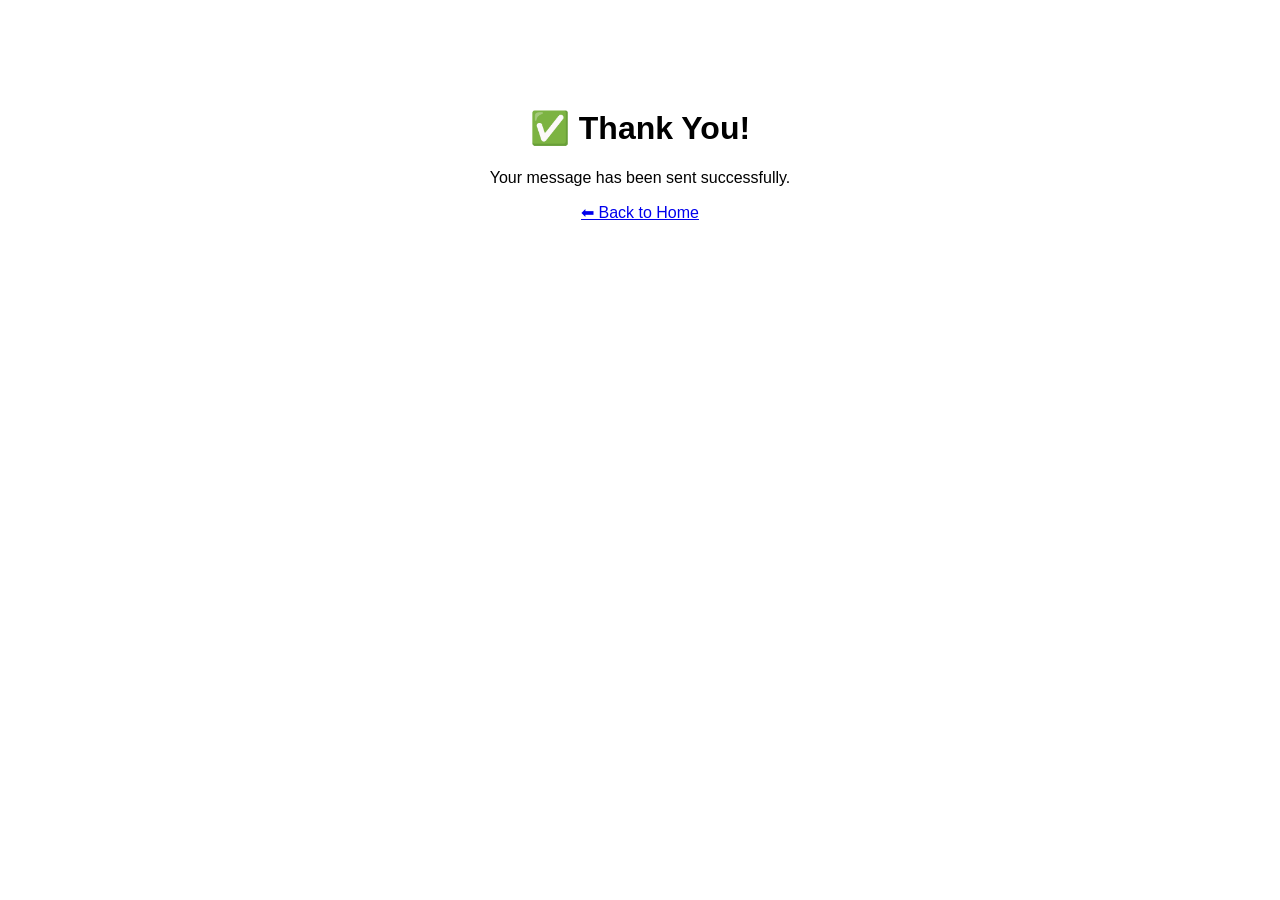
<file: thankyou.html>
<!DOCTYPE html>
<html lang="en">
<head>
  <meta charset="UTF-8">
  <title>Thank You</title>
</head>
<body style="text-align:center; padding:80px; font-family:Arial;">
  <h1>✅ Thank You!</h1>
  <p>Your message has been sent successfully.</p>
  <a href="index.html">⬅ Back to Home</a>
</body>
</html>
</file>
<file: style.css>
/* ============ Global ============ */
* {
  box-sizing: border-box;
  margin: 0;
  padding: 0;
  font-family: "Inter", sans-serif;
}

.container {
  width: min(1150px, 92%);
  margin: 0 auto;
}

/* ============ Header ============ */
.site-header {
  position: fixed;
  inset: 0 0 auto 0;
  background: rgba(255, 255, 255, 0.85);
  backdrop-filter: blur(8px);
  border-bottom: 1px solid #eee;
  z-index: 1000;
}

.header-inner {
  display: flex;
  align-items: center;
  justify-content: space-between;
  padding: 18px 0;
}

.brand {
  font-weight: 700;
  font-size: 20px;
  color: #0b4f8c;
}

.brand .dot {
  color: #00aaff;
  margin-left: 4px;
}

/* ============ Navigation ============ */
nav ul {
  display: flex;
  gap: 28px;
  align-items: center;
  list-style: none;
}

nav a {
  color: #0b2436;
  font-weight: 600;
  text-decoration: none;
  padding: 6px 4px;
  border-radius: 6px;
  transition: all 0.18s;
}

nav a.active,
nav a:hover {
  color: #007bff;
  background: rgba(0, 123, 255, 0.06);
}

/* ============ Hero Section ============ */
.hero {
  padding: 120px 0 80px;
  display: flex;
  align-items: center;
}

.hero-grid {
  display: flex;
  gap: 48px;
  align-items: center;
}

.hero-media {
  flex: 0 0 340px;
}

.profile-photo {
  width: 100%;
  height: 340px;
  object-fit: cover;
  border-radius: 50%;
  border: 6px solid #fff;
  box-shadow: 0 10px 30px rgba(10, 20, 30, 0.12);
  transition: transform 0.5s ease;
}

.profile-photo:hover {
  transform: translateY(-6px);
}

/* ============ Hero Text ============ */
.hero-content {
  flex: 1;
}

.hero-title {
  font-size: 44px;
  margin-bottom: 6px;
  color: #0b2436;
  font-weight: 800;
}

.hero-title span {
  color: #007bff;
}

.hero-sub {
  color: #556;
  margin-bottom: 12px;
  font-weight: 600;
}

.hero-lead {
  color: #444;
  margin-bottom: 18px;
  font-size: 17px;
  max-width: 760px;
}

/* Typing effect row */
.typing-row {
  height: 28px;
  margin-bottom: 12px;
  color: #007bff;
  font-weight: 700;
  font-size: 16px;
}

/* ============ Buttons ============ */
.hero-cta {
  display: flex;
  gap: 12px;
  align-items: center;
  margin-top: 10px;
  flex-wrap: wrap;
}

.btn {
  padding: 10px 18px;
  border-radius: 8px;
  font-weight: 700;
  cursor: pointer;
  text-decoration: none;
  display: inline-block;
}

.btn.primary {
  background: linear-gradient(90deg, #007bff, #00aaff);
  color: #fff;
  box-shadow: 0 6px 20px rgba(3, 102, 204, 0.12);
}

.btn.outline {
  background: transparent;
  border: 1px solid #d9e8ff;
  color: #0b2436;
}

.chip {
  background: #f3f9ff;
  padding: 8px 12px;
  border-radius: 8px;
  color: #0b2436;
  font-weight: 700;
}

/* ============ Quick Info ============ */
.quick-info {
  display: flex;
  gap: 22px;
  margin-top: 18px;
  color: #556;
  font-size: 14px;
}

/* ============ Sections ============ */
.section {
  padding: 80px 0;
}

.section-title {
  font-size: 32px;
  color: #0b2436;
  margin-bottom: 16px;
  font-weight: 800;
}

/* ============ Skills ============ */
.skills-grid {
  display: grid;
  grid-template-columns: repeat(auto-fit, minmax(180px, 1fr));
  gap: 18px;
  margin-top: 20px;
}

.skill-box {
  background: #fff;
  border-radius: 12px;
  padding: 18px;
  box-shadow: 0 6px 18px rgba(20, 30, 40, 0.06);
  font-weight: 700;
  text-align: center;
}

/* ============ Projects ============ */
.projects-grid {
  display: grid;
  grid-template-columns: repeat(auto-fit, minmax(280px, 1fr));
  gap: 22px;
  margin-top: 18px;
}

.project-card {
  background: #fff;
  border-radius: 12px;
  overflow: hidden;
  box-shadow: 0 8px 24px rgba(10, 20, 30, 0.06);
  transition: transform 0.25s ease;
  display: flex;
  flex-direction: column;
}

.project-card:hover {
  transform: translateY(-8px);
}

.project-thumb {
  height: 160px;
  background-size: cover;
  background-position: center;
}

.project-body {
  padding: 16px;
}

.project-tags {
  margin-top: 10px;
  color: #0077cc;
  font-weight: 700;
}

/* ============ Contact Form ============ */
.contact-form {
  margin-top: 18px;
  max-width: 900px;
  margin-left: auto;
  margin-right: auto;
}

.form-row {
  display: flex;
  gap: 12px;
}

.form-row input {
  flex: 1;
  padding: 12px;
  border-radius: 8px;
  border: 1px solid #e6e6e6;
}

textarea {
  width: 100%;
  min-height: 120px;
  padding: 12px;
  border-radius: 8px;
  border: 1px solid #e6e6e6;
  margin-top: 12px;
}

.form-actions {
  margin-top: 12px;
  display: flex;
  gap: 12px;
}

/* ============ Footer ============ */
.site-footer {
  border-top: 1px solid #f0f0f0;
  padding: 28px 0;
  color: #777;
  text-align: center;
}

/* ============ Reveal Animation ============ */
.reveal {
  opacity: 0;
  transform: translateY(10px);
  transition: all 0.6s ease;
}

.reveal-active {
  opacity: 1;
  transform: none;
}

/* ============ Tablet Responsive ============ */
@media (max-width: 920px) {
  .hero-grid {
    flex-direction: column;
    text-align: center;
  }

  .hero-media {
    width: 220px;
  }

  .profile-photo {
    height: 220px;
    width: 220px;
    margin: 0 auto;
  }

  .form-row {
    flex-direction: column;
  }

  nav ul {
    gap: 14px;
  }
}

/* ============ MOBILE HEADER OVERLAP FIX ============ */
@media (max-width: 768px) {

  /* Header height fix */
  .site-header {
    padding-bottom: 6px;
  }

  /* Push hero down properly */
  .hero {
    padding-top: 170px; /* ✅ prevents overlap */
  }

  /* Center header layout */
  .header-inner {
    flex-direction: column;
    gap: 8px;
    padding: 12px 0;
  }

  /* Mobile nav cleanup */
  nav {
    width: 100%;
    overflow-x: auto;
  }

  nav ul {
    flex-wrap: nowrap;
    gap: 16px;
    padding: 6px 8px;
    justify-content: flex-start;
    min-width: max-content;
  }

  nav a {
    font-size: 14px;
    white-space: nowrap;
  }
}
</file>
